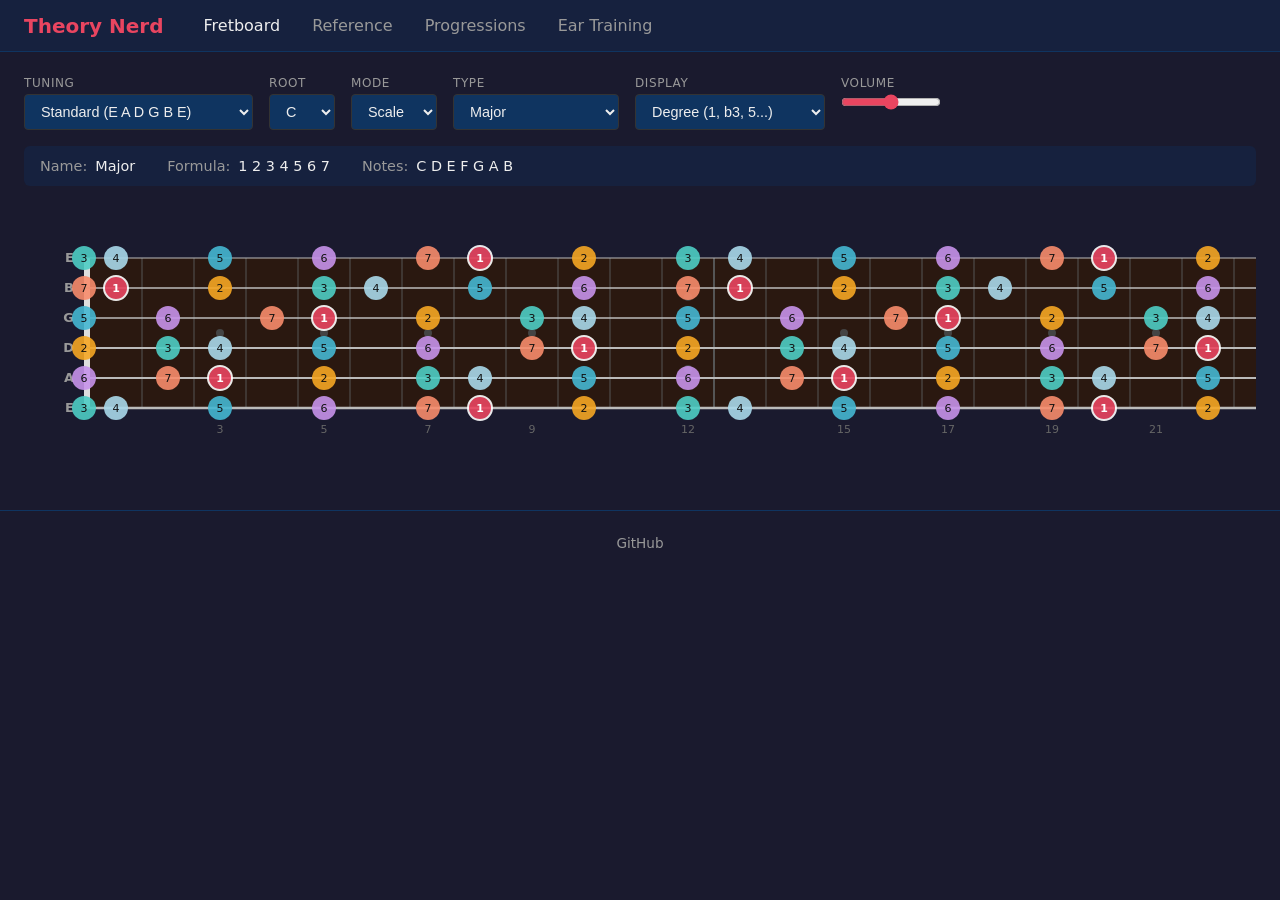
<file: index.html>
<!DOCTYPE html>
<html lang="en">
<head>
    <meta charset="UTF-8">
    <meta name="viewport" content="width=device-width, initial-scale=1.0">
    <title>Theory Nerd</title>
    <link rel="stylesheet" href="css/style.css">
</head>
<body>
    <nav class="main-nav">
        <a href="#fretboard" class="nav-brand">Theory Nerd</a>
        <div class="nav-links">
            <a href="#fretboard" data-page="fretboard">Fretboard</a>
            <a href="#reference" data-page="reference">Reference</a>
            <a href="#progressions" data-page="progressions">Progressions</a>
            <a href="#ear-training" data-page="ear-training">Ear Training</a>
        </div>
    </nav>
    <main>
        <!-- ==================== FRETBOARD ==================== -->
        <section id="page-fretboard" class="page">
            <div class="controls">
                <div class="control-group">
                    <label for="tuning-select">Tuning</label>
                    <select id="tuning-select"></select>
                </div>
                <div class="control-group">
                    <label for="root-select">Root</label>
                    <select id="root-select"></select>
                </div>
                <div class="control-group">
                    <label for="mode-select">Mode</label>
                    <select id="mode-select">
                        <option value="scale">Scale</option>
                        <option value="chord">Chord</option>
                    </select>
                </div>
                <div class="control-group">
                    <label for="type-select">Type</label>
                    <select id="type-select"></select>
                </div>
                <div class="control-group">
                    <label for="display-select">Display</label>
                    <select id="display-select">
                        <option value="degree">Degree (1, b3, 5...)</option>
                        <option value="note">Note Name</option>
                        <option value="interval">Interval (P1, m3, P5...)</option>
                    </select>
                </div>
                <div class="control-group">
                    <label for="volume-slider">Volume</label>
                    <input type="range" id="volume-slider" min="0" max="100" value="50" class="volume-slider">
                </div>
            </div>
            <div class="info-bar" id="info-bar"></div>
            <div class="fretboard-container">
                <svg id="fretboard"></svg>
            </div>
        </section>

        <!-- ==================== REFERENCE ==================== -->
        <section id="page-reference" class="page" style="display:none">
            <div class="controls">
                <div class="control-group">
                    <label for="ref-root-select">Root</label>
                    <select id="ref-root-select"></select>
                </div>
                <div class="control-group">
                    <label for="ref-search">Search</label>
                    <input type="text" id="ref-search" placeholder="Filter..." class="search-input">
                </div>
                <div class="control-group">
                    <label for="volume-slider-ref">Volume</label>
                    <input type="range" id="volume-slider-ref" min="0" max="100" value="50" class="volume-slider">
                </div>
            </div>
            <div class="ref-tabs">
                <button class="ref-tab active" data-tab="scales">Scales</button>
                <button class="ref-tab" data-tab="chords">Chords</button>
            </div>
            <div class="ref-layout">
                <div class="ref-list" id="ref-list"></div>
                <div class="ref-detail" id="ref-detail">
                    <div class="ref-detail-placeholder">Select a scale or chord to see details</div>
                </div>
            </div>
        </section>

        <!-- ==================== PROGRESSIONS ==================== -->
        <section id="page-progressions" class="page" style="display:none">
            <div class="controls">
                <div class="control-group">
                    <label for="key-root-select">Key</label>
                    <select id="key-root-select"></select>
                </div>
                <div class="control-group">
                    <label for="progression-select">Progression</label>
                    <select id="progression-select"></select>
                </div>
                <div class="control-group">
                    <label for="tag-filter">Filter</label>
                    <select id="tag-filter">
                        <option value="">All Styles</option>
                    </select>
                </div>
                <div class="control-group">
                    <label for="tempo-slider">Tempo</label>
                    <div class="tempo-control">
                        <input type="range" id="tempo-slider" min="40" max="200" value="100" class="volume-slider">
                        <span id="tempo-display" class="tempo-label">100 bpm</span>
                    </div>
                </div>
                <div class="control-group">
                    <label for="volume-slider-prog">Volume</label>
                    <input type="range" id="volume-slider-prog" min="0" max="100" value="50" class="volume-slider">
                </div>
            </div>
            <div class="prog-description" id="prog-description"></div>
            <div class="info-bar" id="key-info-bar"></div>
            <div class="progression-container" id="progression-container">
                <div class="chord-cards" id="chord-cards"></div>
            </div>
            <div class="playback-controls">
                <button class="play-btn" id="play-btn">Play</button>
                <button class="play-btn" id="stop-btn">Stop</button>
            </div>
        </section>

        <!-- ==================== EAR TRAINING ==================== -->
        <section id="page-ear-training" class="page" style="display:none">
            <div class="controls">
                <div class="control-group">
                    <label for="et-mode">Exercise</label>
                    <select id="et-mode">
                        <option value="interval">Intervals</option>
                        <option value="chord">Chords</option>
                        <option value="scale">Scales</option>
                    </select>
                </div>
                <div class="control-group">
                    <label for="et-difficulty">Difficulty</label>
                    <select id="et-difficulty">
                        <option value="easy">Easy</option>
                        <option value="medium">Medium</option>
                        <option value="hard">Hard</option>
                    </select>
                </div>
                <div class="control-group" id="et-direction-group">
                    <label for="et-direction">Direction</label>
                    <select id="et-direction">
                        <option value="ascending">Ascending</option>
                        <option value="descending">Descending</option>
                        <option value="both" selected>Both (random)</option>
                    </select>
                </div>
                <div class="control-group">
                    <label for="volume-slider-et">Volume</label>
                    <input type="range" id="volume-slider-et" min="0" max="100" value="50" class="volume-slider">
                </div>
            </div>
            <div class="et-layout">
                <div class="et-main">
                    <div class="et-prompt" id="et-prompt">
                        Choose an exercise and press Start to begin.
                    </div>
                    <div class="et-play-area">
                        <button class="play-btn et-play-btn" id="et-play">Play</button>
                        <button class="play-btn et-play-btn" id="et-replay" disabled>Replay</button>
                        <button class="play-btn et-play-btn" id="et-next">Next</button>
                    </div>
                    <div class="et-choices" id="et-choices"></div>
                    <div class="et-feedback" id="et-feedback"></div>
                </div>
                <div class="et-sidebar">
                    <div class="et-score-card">
                        <div class="et-score-title">Score</div>
                        <div class="et-score-value" id="et-score">0 / 0</div>
                        <div class="et-score-pct" id="et-pct"></div>
                        <div class="et-streak" id="et-streak"></div>
                        <button class="play-btn et-reset-btn" id="et-reset">Reset</button>
                    </div>
                </div>
            </div>
        </section>
    </main>
    <footer class="site-footer">
        <a href="https://github.com/jrcheshire/theory-nerd">GitHub</a>
    </footer>

    <script type="module" src="js/app.js"></script>
</body>
</html>
</file>
<file: css/style.css>
/* === Reset & Base === */
*, *::before, *::after { box-sizing: border-box; margin: 0; padding: 0; }

:root {
    --bg: #1a1a2e;
    --bg-light: #16213e;
    --surface: #0f3460;
    --accent: #e94560;
    --text: #eee;
    --text-dim: #999;
    --string-color: #bbb;
    --fret-color: #555;
    --nut-color: #ddd;

    /* Interval colors */
    --color-root: #e94560;
    --color-2nd: #f5a623;
    --color-3rd: #4ecdc4;
    --color-4th: #a8d8ea;
    --color-5th: #45b7d1;
    --color-6th: #c792ea;
    --color-7th: #f78c6c;
    --color-default: #888;
}

body {
    font-family: 'Segoe UI', system-ui, -apple-system, sans-serif;
    background: var(--bg);
    color: var(--text);
    min-height: 100vh;
}

/* === Nav === */
.main-nav {
    display: flex;
    align-items: center;
    gap: 2rem;
    padding: 0.75rem 1.5rem;
    background: var(--bg-light);
    border-bottom: 1px solid var(--surface);
}

.nav-brand {
    font-size: 1.25rem;
    font-weight: 700;
    color: var(--accent);
    text-decoration: none;
}

.nav-links {
    display: flex;
    gap: 1rem;
}

.nav-links a {
    color: var(--text-dim);
    text-decoration: none;
    padding: 0.25rem 0.5rem;
    border-radius: 4px;
    transition: color 0.2s;
}

.nav-links a:hover,
.nav-links a.active {
    color: var(--text);
}

/* === Controls === */
main {
    padding: 1.5rem;
    max-width: 1400px;
    margin: 0 auto;
}

.controls {
    display: flex;
    flex-wrap: wrap;
    gap: 1rem;
    margin-bottom: 1rem;
}

.control-group {
    display: flex;
    flex-direction: column;
    gap: 0.25rem;
}

.control-group label {
    font-size: 0.75rem;
    text-transform: uppercase;
    letter-spacing: 0.05em;
    color: var(--text-dim);
}

select {
    background: var(--surface);
    color: var(--text);
    border: 1px solid #333;
    padding: 0.5rem 0.75rem;
    border-radius: 4px;
    font-size: 0.9rem;
    cursor: pointer;
}

select:focus {
    outline: 2px solid var(--accent);
    outline-offset: 1px;
}

.volume-slider {
    width: 100px;
    accent-color: var(--accent);
    cursor: pointer;
}

/* === Info bar === */
.info-bar {
    background: var(--bg-light);
    padding: 0.75rem 1rem;
    border-radius: 6px;
    margin-bottom: 1rem;
    font-size: 0.9rem;
    display: flex;
    gap: 2rem;
    flex-wrap: wrap;
}

.info-bar .info-item {
    display: flex;
    gap: 0.5rem;
}

.info-bar .info-label {
    color: var(--text-dim);
}

/* === Fretboard === */
.fretboard-container {
    overflow-x: auto;
    padding: 1rem 0;
}

#fretboard {
    display: block;
    min-width: 100%;
}

/* === Progressions === */
.prog-description {
    color: var(--text-dim);
    font-size: 0.9rem;
    font-style: italic;
    margin-bottom: 1rem;
}

.progression-container {
    padding: 1rem 0;
}

.chord-cards {
    display: flex;
    flex-wrap: wrap;
    gap: 0.75rem;
}

.chord-card {
    background: var(--bg-light);
    border: 2px solid var(--surface);
    border-radius: 8px;
    padding: 1rem 1.25rem;
    min-width: 100px;
    text-align: center;
    cursor: pointer;
    transition: border-color 0.2s, transform 0.15s, box-shadow 0.2s;
    user-select: none;
}

.chord-card:hover {
    border-color: var(--accent);
    transform: translateY(-2px);
}

.chord-card.active {
    border-color: var(--accent);
    box-shadow: 0 0 16px rgba(233, 69, 96, 0.4);
    transform: translateY(-2px);
}

.chord-roman {
    font-size: 1.1rem;
    font-weight: 700;
    margin-bottom: 0.25rem;
}

.chord-symbol {
    font-size: 1.4rem;
    font-weight: 600;
    color: var(--text);
    margin-bottom: 0.25rem;
}

.chord-notes {
    font-size: 0.8rem;
    color: var(--text-dim);
    margin-bottom: 0.25rem;
    letter-spacing: 0.05em;
}

.chord-function {
    font-size: 0.7rem;
    text-transform: uppercase;
    letter-spacing: 0.08em;
}

.playback-controls {
    display: flex;
    gap: 0.75rem;
    margin-top: 1.5rem;
}

.play-btn {
    background: var(--surface);
    color: var(--text);
    border: 1px solid #333;
    padding: 0.6rem 1.5rem;
    border-radius: 6px;
    font-size: 0.9rem;
    cursor: pointer;
    transition: background 0.2s, border-color 0.2s;
}

.play-btn:hover {
    background: var(--accent);
    border-color: var(--accent);
}

.tempo-control {
    display: flex;
    align-items: center;
    gap: 0.5rem;
}

.tempo-label {
    font-size: 0.8rem;
    color: var(--text-dim);
    min-width: 55px;
}

/* === Reference === */
.search-input {
    background: var(--surface);
    color: var(--text);
    border: 1px solid #333;
    padding: 0.5rem 0.75rem;
    border-radius: 4px;
    font-size: 0.9rem;
    width: 180px;
}

.search-input::placeholder {
    color: var(--text-dim);
}

.search-input:focus {
    outline: 2px solid var(--accent);
    outline-offset: 1px;
}

.ref-tabs {
    display: flex;
    gap: 0;
    margin-bottom: 1rem;
}

.ref-tab {
    background: var(--bg-light);
    color: var(--text-dim);
    border: 1px solid var(--surface);
    padding: 0.6rem 1.5rem;
    font-size: 0.9rem;
    cursor: pointer;
    transition: color 0.2s, background 0.2s;
}

.ref-tab:first-child {
    border-radius: 6px 0 0 6px;
}

.ref-tab:last-child {
    border-radius: 0 6px 6px 0;
}

.ref-tab.active {
    background: var(--surface);
    color: var(--text);
    border-color: var(--accent);
}

.ref-layout {
    display: grid;
    grid-template-columns: 320px 1fr;
    gap: 1.5rem;
    min-height: 400px;
}

.ref-list {
    max-height: 70vh;
    overflow-y: auto;
    display: flex;
    flex-direction: column;
    gap: 2px;
}

.ref-list-item {
    background: var(--bg-light);
    padding: 0.6rem 0.75rem;
    border-radius: 4px;
    cursor: pointer;
    border: 1px solid transparent;
    transition: border-color 0.15s, background 0.15s;
}

.ref-list-item:hover {
    border-color: var(--surface);
    background: var(--surface);
}

.ref-list-item.selected {
    border-color: var(--accent);
    background: var(--surface);
}

.ref-item-name {
    font-weight: 600;
    font-size: 0.95rem;
    margin-bottom: 0.15rem;
}

.ref-item-meta {
    font-size: 0.8rem;
    color: var(--text-dim);
    display: flex;
    justify-content: space-between;
    gap: 0.5rem;
}

.ref-note-count {
    color: var(--text-dim);
    opacity: 0.7;
    white-space: nowrap;
}

.ref-empty {
    color: var(--text-dim);
    padding: 1rem;
    text-align: center;
    font-style: italic;
}

.ref-detail {
    background: var(--bg-light);
    border-radius: 8px;
    padding: 1.5rem;
    border: 1px solid var(--surface);
}

.ref-detail-placeholder {
    color: var(--text-dim);
    text-align: center;
    padding: 3rem 1rem;
    font-style: italic;
}

.detail-header {
    display: flex;
    align-items: baseline;
    gap: 0.75rem;
    margin-bottom: 1rem;
}

.detail-header h2 {
    font-size: 1.6rem;
    font-weight: 700;
}

.detail-key {
    color: var(--text-dim);
    font-size: 1rem;
}

.detail-formula,
.detail-notes {
    font-size: 0.95rem;
    margin-bottom: 0.5rem;
}

.detail-label {
    color: var(--text-dim);
    font-size: 0.8rem;
    text-transform: uppercase;
    letter-spacing: 0.05em;
}

.interval-badges {
    display: flex;
    flex-wrap: wrap;
    gap: 0.5rem;
    margin: 1.25rem 0;
}

.interval-badge {
    display: flex;
    flex-direction: column;
    align-items: center;
    gap: 0.15rem;
    padding: 0.5rem 0.6rem;
    border-radius: 8px;
    min-width: 52px;
    text-align: center;
}

.badge-degree {
    font-weight: 700;
    font-size: 1rem;
    color: #fff;
}

.badge-note {
    font-size: 0.85rem;
    color: rgba(255, 255, 255, 0.9);
}

.badge-interval {
    font-size: 0.7rem;
    color: rgba(255, 255, 255, 0.65);
}

.detail-actions {
    display: flex;
    gap: 0.75rem;
    margin-top: 1rem;
}

/* === Ear Training === */
.et-layout {
    display: grid;
    grid-template-columns: 1fr 200px;
    gap: 1.5rem;
}

.et-main {
    display: flex;
    flex-direction: column;
    gap: 1.25rem;
}

.et-prompt {
    font-size: 1.15rem;
    color: var(--text);
    padding: 0.5rem 0;
}

.et-play-area {
    display: flex;
    gap: 0.75rem;
}

.et-play-btn {
    min-width: 80px;
}

.et-play-btn:disabled {
    opacity: 0.4;
    cursor: default;
}

.et-play-btn:disabled:hover {
    background: var(--surface);
    border-color: #333;
}

.et-choices {
    display: grid;
    grid-template-columns: repeat(auto-fill, minmax(180px, 1fr));
    gap: 0.5rem;
}

.et-choice-btn {
    background: var(--bg-light);
    color: var(--text);
    border: 2px solid var(--surface);
    padding: 0.75rem 1rem;
    border-radius: 8px;
    font-size: 0.95rem;
    cursor: pointer;
    transition: border-color 0.15s, background 0.15s, transform 0.1s;
    text-align: center;
}

.et-choice-btn:hover:not(:disabled) {
    border-color: var(--accent);
    transform: translateY(-1px);
}

.et-choice-btn:disabled {
    cursor: default;
}

.et-choice-btn.correct {
    border-color: #4ecdc4;
    background: rgba(78, 205, 196, 0.15);
    color: #4ecdc4;
}

.et-choice-btn.incorrect {
    border-color: #e94560;
    background: rgba(233, 69, 96, 0.15);
    color: #e94560;
}

.et-feedback {
    font-size: 1.1rem;
    font-weight: 600;
    min-height: 1.5em;
    transition: color 0.2s;
}

.et-feedback.correct {
    color: #4ecdc4;
}

.et-feedback.incorrect {
    color: #e94560;
}

.et-sidebar {
    display: flex;
    flex-direction: column;
    gap: 1rem;
}

.et-score-card {
    background: var(--bg-light);
    border: 1px solid var(--surface);
    border-radius: 8px;
    padding: 1.25rem;
    text-align: center;
}

.et-score-title {
    font-size: 0.75rem;
    text-transform: uppercase;
    letter-spacing: 0.08em;
    color: var(--text-dim);
    margin-bottom: 0.5rem;
}

.et-score-value {
    font-size: 1.8rem;
    font-weight: 700;
    color: var(--text);
    margin-bottom: 0.25rem;
}

.et-score-pct {
    font-size: 1rem;
    color: var(--text-dim);
    margin-bottom: 0.25rem;
}

.et-streak {
    font-size: 0.85rem;
    color: #f5a623;
    min-height: 1.2em;
    margin-bottom: 0.75rem;
}

.et-reset-btn {
    width: 100%;
    padding: 0.4rem;
    font-size: 0.8rem;
}

/* === Footer === */
.site-footer {
    text-align: center;
    padding: 1.5rem;
    margin-top: 2rem;
    border-top: 1px solid var(--surface);
    font-size: 0.85rem;
}

.site-footer a {
    color: var(--text-dim);
    text-decoration: none;
    transition: color 0.2s;
}

.site-footer a:hover {
    color: var(--text);
}

/* === Responsive === */
@media (max-width: 768px) {
    .controls {
        flex-direction: column;
    }

    .main-nav {
        flex-direction: column;
        gap: 0.5rem;
    }

    .ref-layout {
        grid-template-columns: 1fr;
    }

    .et-layout {
        grid-template-columns: 1fr;
    }
}
</file>
